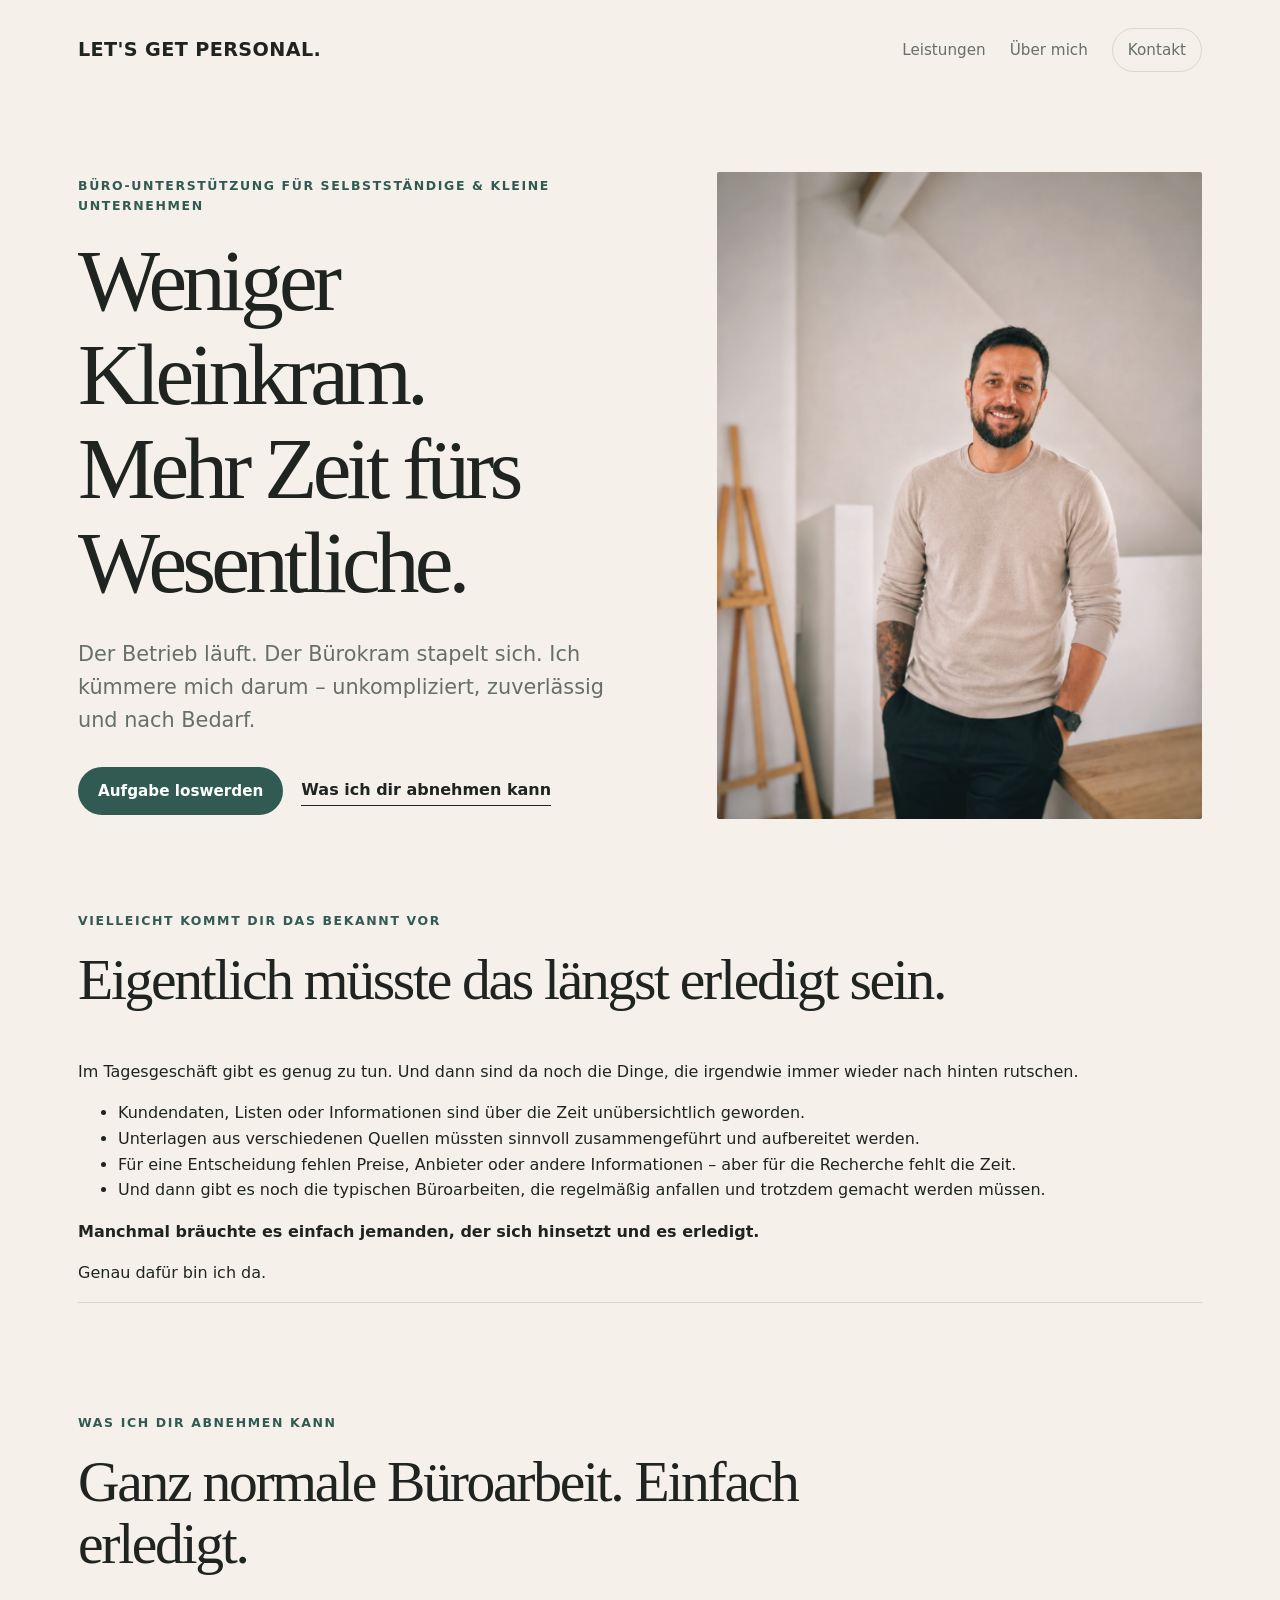
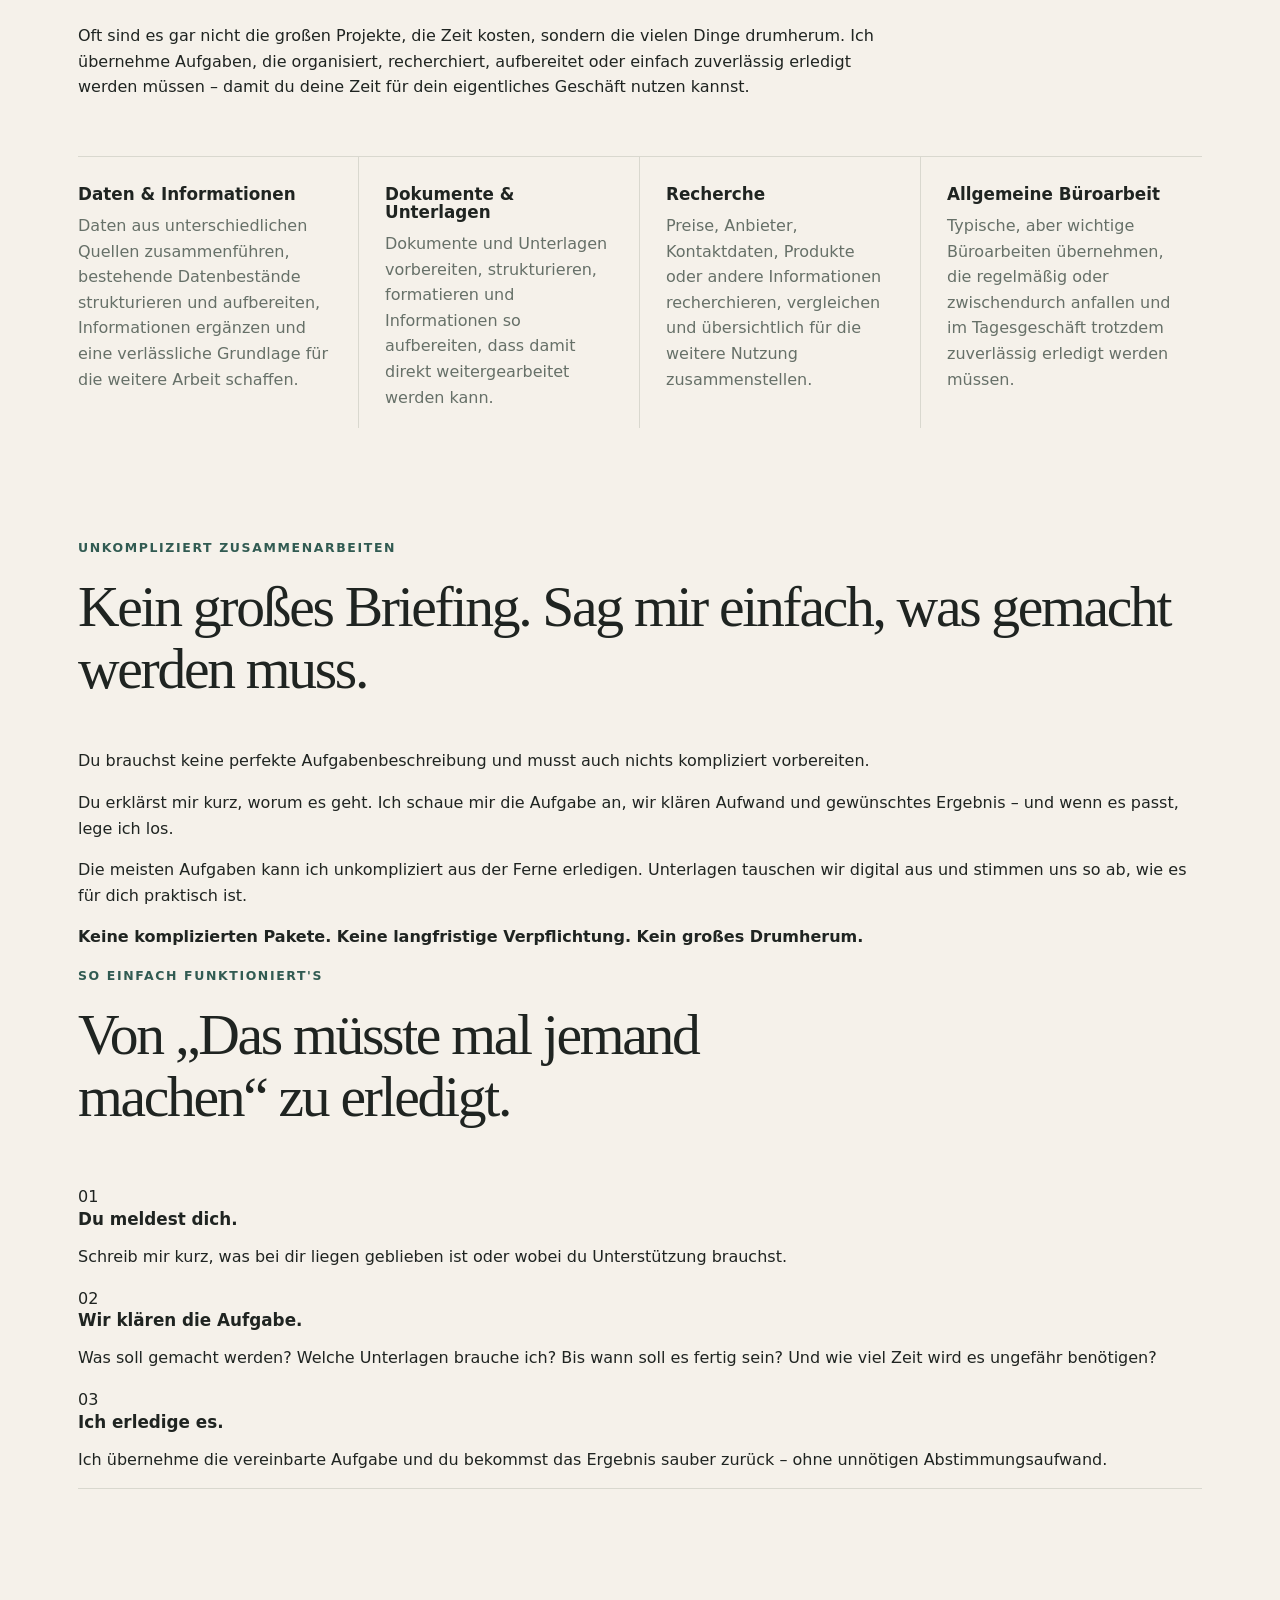
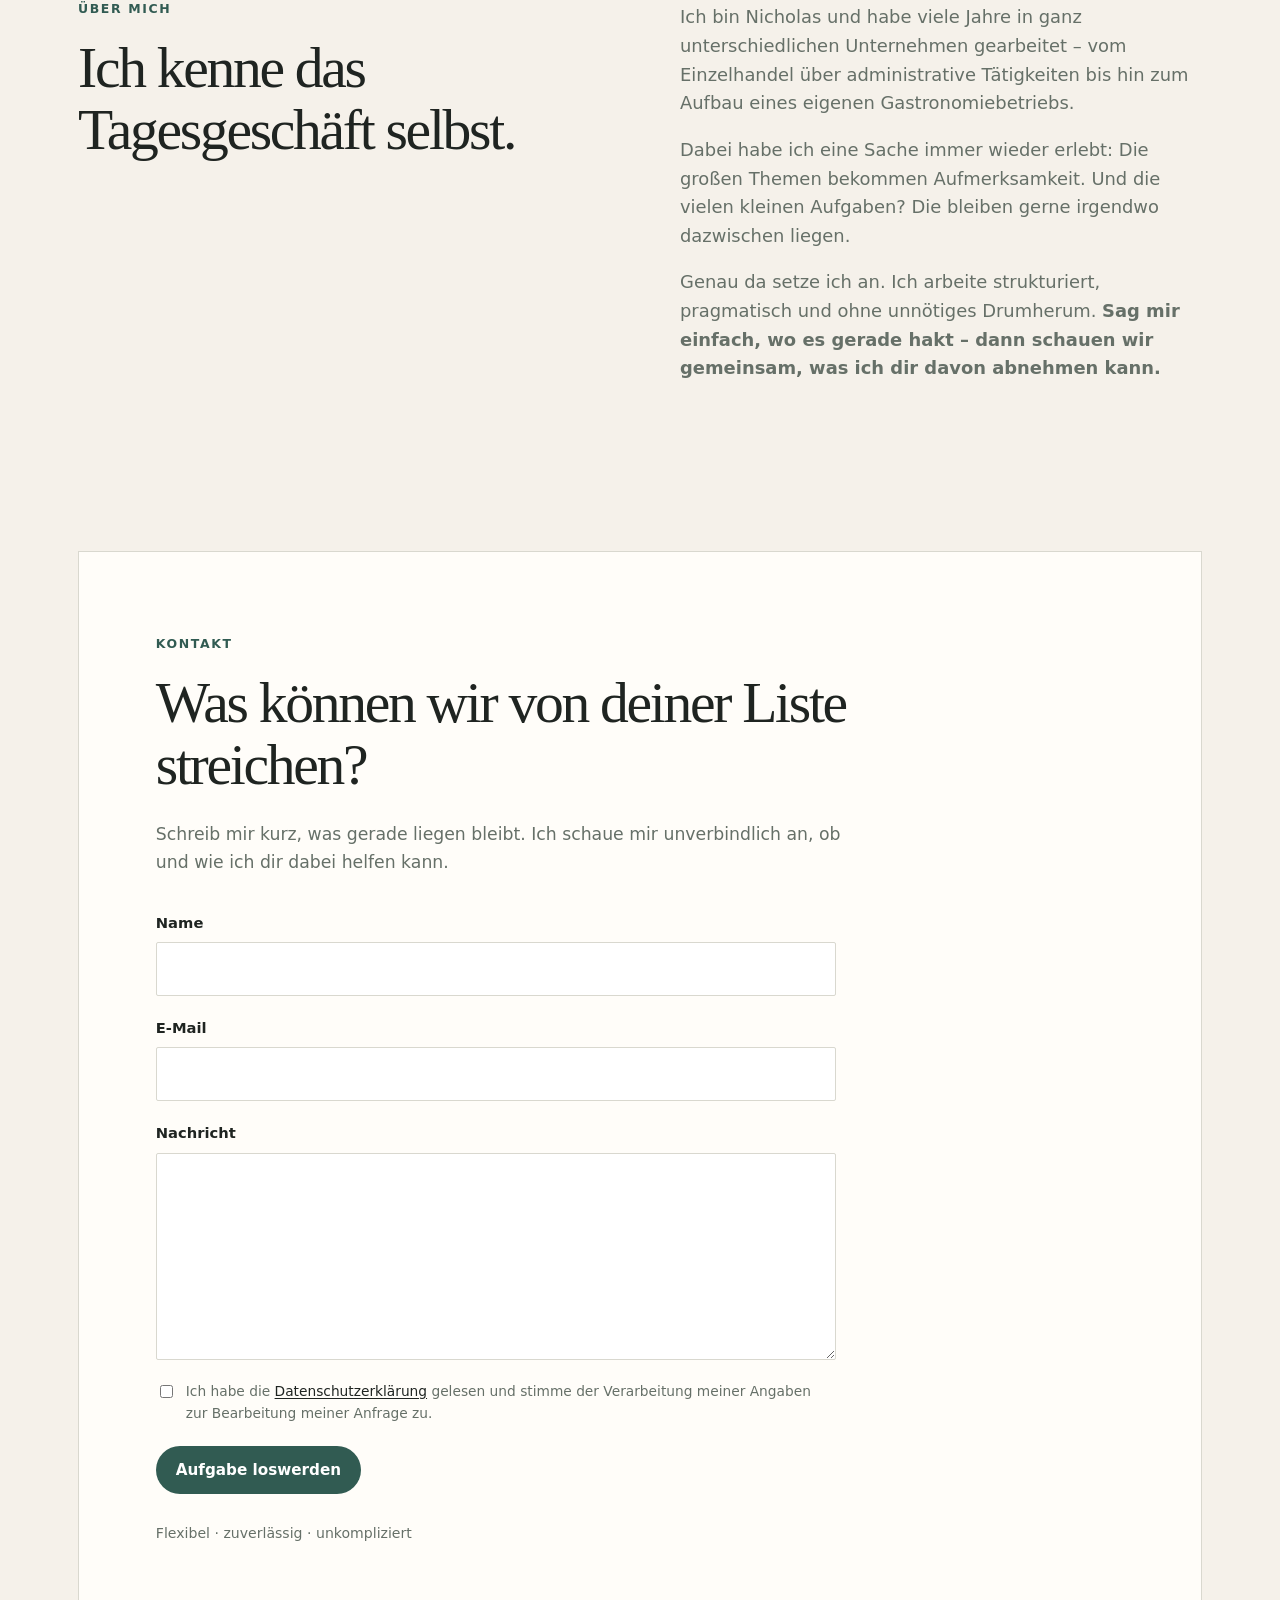
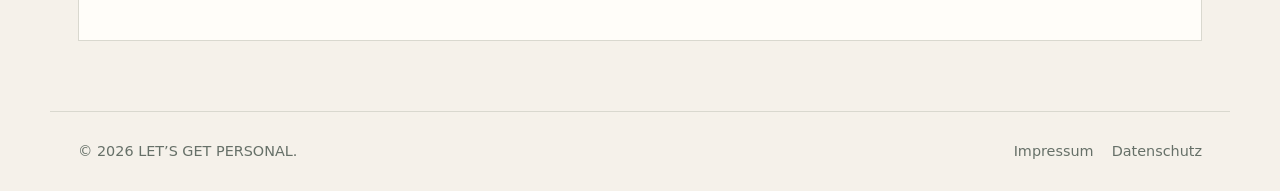
<file: index.html>
<!doctype html>
<html lang="de">
<head>
  <meta charset="utf-8">
  <meta name="viewport" content="width=device-width, initial-scale=1">
  <title>LET'S GET PERSONAL. | Flexible Büro-Unterstützung</title>
  <meta name="description" content="Flexible Büro-Unterstützung für Selbstständige und kleine Unternehmen: Listen und Daten, Dokumente, Recherche und allgemeine Büroarbeit – unkompliziert und zuverlässig.">
  <meta name="theme-color" content="#f5f1ea">
  <meta property="og:title" content="LET'S GET PERSONAL.">
  <meta property="og:description" content="Der Betrieb läuft. Der Bürokram stapelt sich. Ich kümmere mich darum – unkompliziert, zuverlässig und nach Bedarf.">
  <meta property="og:type" content="website">
  <link rel="stylesheet" href="styles.css?v=4">
  <style>
    .brand{font-size:1.2rem;letter-spacing:.02em}
    .contact-form{max-width:680px;margin-top:34px}.form-row{display:block}
    .form-field{display:flex;flex-direction:column;gap:8px;margin-bottom:20px}
    .form-field label{display:block;font-weight:700;font-size:.92rem}
    .form-field input,.form-field textarea{display:block;width:100%;max-width:100%;border:1px solid #d9d8cf;border-radius:2px;background:#fff;color:#1f2421;font:inherit;padding:13px 14px}
    .form-field textarea{min-height:170px;resize:vertical}
    @media(max-width:620px){.contact-form{width:100%}.form-submit{width:100%}}
  </style>
</head>
<body>
<header class="site-header">
  <a class="brand" href="#top" aria-label="Zur Startseite">LET'S GET PERSONAL.</a>
  <nav class="nav" aria-label="Hauptnavigation"><a href="#leistungen">Leistungen</a><a href="#ueber-mich">Über mich</a><a class="nav-contact" href="#kontakt">Kontakt</a></nav>
</header>
<main id="top">
<section class="hero">
  <div class="hero-copy">
    <p class="eyebrow">Büro-Unterstützung für Selbstständige &amp; kleine Unternehmen</p>
    <h1>Weniger Kleinkram.<br>Mehr Zeit fürs Wesentliche.</h1>
    <p class="intro">Der Betrieb läuft. Der Bürokram stapelt sich. Ich kümmere mich darum – unkompliziert, zuverlässig und nach Bedarf.</p>
    <div class="hero-actions"><a class="button primary" href="#kontakt">Aufgabe loswerden</a><a class="text-link" href="#leistungen">Was ich dir abnehmen kann</a></div>
  </div>
  <figure class="portrait-wrap"><img class="portrait" src="assets/nicholas-luc.jpg" alt="Nicholas Luc"></figure>
</section>

<section class="problem">
  <div><p class="eyebrow">Vielleicht kommt dir das bekannt vor</p><h2>Eigentlich müsste das längst erledigt sein.</h2></div>
  <div class="problem-copy">
    <p class="problem-lead">Im Tagesgeschäft gibt es genug zu tun. Und dann sind da noch die Dinge, die irgendwie immer wieder nach hinten rutschen.</p>
    <ul class="problem-list">
      <li>Kundendaten, Listen oder Informationen sind über die Zeit unübersichtlich geworden.</li>
      <li>Unterlagen aus verschiedenen Quellen müssten sinnvoll zusammengeführt und aufbereitet werden.</li>
      <li>Für eine Entscheidung fehlen Preise, Anbieter oder andere Informationen – aber für die Recherche fehlt die Zeit.</li>
      <li>Und dann gibt es noch die typischen Büroarbeiten, die regelmäßig anfallen und trotzdem gemacht werden müssen.</li>
    </ul>
    <p><strong>Manchmal bräuchte es einfach jemanden, der sich hinsetzt und es erledigt.</strong></p>
    <p>Genau dafür bin ich da.</p>
  </div>
</section>

<section class="services" id="leistungen">
  <div class="section-heading">
    <p class="eyebrow">Was ich dir abnehmen kann</p>
    <h2>Ganz normale Büroarbeit. Einfach erledigt.</h2>
    <p>Oft sind es gar nicht die großen Projekte, die Zeit kosten, sondern die vielen Dinge drumherum. Ich übernehme Aufgaben, die organisiert, recherchiert, aufbereitet oder einfach zuverlässig erledigt werden müssen – damit du deine Zeit für dein eigentliches Geschäft nutzen kannst.</p>
  </div>
  <div class="service-grid">
    <article><h3>Daten &amp; Informationen</h3><p>Daten aus unterschiedlichen Quellen zusammenführen, bestehende Datenbestände strukturieren und aufbereiten, Informationen ergänzen und eine verlässliche Grundlage für die weitere Arbeit schaffen.</p></article>
    <article><h3>Dokumente &amp; Unterlagen</h3><p>Dokumente und Unterlagen vorbereiten, strukturieren, formatieren und Informationen so aufbereiten, dass damit direkt weitergearbeitet werden kann.</p></article>
    <article><h3>Recherche</h3><p>Preise, Anbieter, Kontaktdaten, Produkte oder andere Informationen recherchieren, vergleichen und übersichtlich für die weitere Nutzung zusammenstellen.</p></article>
    <article><h3>Allgemeine Büroarbeit</h3><p>Typische, aber wichtige Büroarbeiten übernehmen, die regelmäßig oder zwischendurch anfallen und im Tagesgeschäft trotzdem zuverlässig erledigt werden müssen.</p></article>
  </div>
</section>

<section class="no-va">
  <div class="no-va-inner">
    <p class="eyebrow">Unkompliziert zusammenarbeiten</p>
    <h2>Kein großes Briefing. Sag mir einfach, was gemacht werden muss.</h2>
    <p>Du brauchst keine perfekte Aufgabenbeschreibung und musst auch nichts kompliziert vorbereiten.</p>
    <p>Du erklärst mir kurz, worum es geht. Ich schaue mir die Aufgabe an, wir klären Aufwand und gewünschtes Ergebnis – und wenn es passt, lege ich los.</p>
    <p>Die meisten Aufgaben kann ich unkompliziert aus der Ferne erledigen. Unterlagen tauschen wir digital aus und stimmen uns so ab, wie es für dich praktisch ist.</p>
    <p><strong>Keine komplizierten Pakete. Keine langfristige Verpflichtung. Kein großes Drumherum.</strong></p>
  </div>
</section>

<section class="how-it-works">
  <div class="section-heading"><p class="eyebrow">So einfach funktioniert's</p><h2>Von „Das müsste mal jemand machen“ zu erledigt.</h2></div>
  <div class="steps">
    <article class="step"><span class="step-number">01</span><h3>Du meldest dich.</h3><p>Schreib mir kurz, was bei dir liegen geblieben ist oder wobei du Unterstützung brauchst.</p></article>
    <article class="step"><span class="step-number">02</span><h3>Wir klären die Aufgabe.</h3><p>Was soll gemacht werden? Welche Unterlagen brauche ich? Bis wann soll es fertig sein? Und wie viel Zeit wird es ungefähr benötigen?</p></article>
    <article class="step"><span class="step-number">03</span><h3>Ich erledige es.</h3><p>Ich übernehme die vereinbarte Aufgabe und du bekommst das Ergebnis sauber zurück – ohne unnötigen Abstimmungsaufwand.</p></article>
  </div>
</section>

<section class="about" id="ueber-mich">
  <div><p class="eyebrow">Über mich</p><h2>Ich kenne das Tagesgeschäft selbst.</h2></div>
  <div class="about-copy">
    <p>Ich bin Nicholas und habe viele Jahre in ganz unterschiedlichen Unternehmen gearbeitet – vom Einzelhandel über administrative Tätigkeiten bis hin zum Aufbau eines eigenen Gastronomiebetriebs.</p>
    <p>Dabei habe ich eine Sache immer wieder erlebt: Die großen Themen bekommen Aufmerksamkeit. Und die vielen kleinen Aufgaben? Die bleiben gerne irgendwo dazwischen liegen.</p>
    <p>Genau da setze ich an. Ich arbeite strukturiert, pragmatisch und ohne unnötiges Drumherum. <strong>Sag mir einfach, wo es gerade hakt – dann schauen wir gemeinsam, was ich dir davon abnehmen kann.</strong></p>
  </div>
</section>

<section class="contact" id="kontakt">
  <p class="eyebrow">Kontakt</p><h2>Was können wir von deiner Liste streichen?</h2>
  <p>Schreib mir kurz, was gerade liegen bleibt. Ich schaue mir unverbindlich an, ob und wie ich dir dabei helfen kann.</p>
  <form class="contact-form" action="https://formspree.io/f/xwlkbzqd" method="POST">
    <div class="form-row">
      <div class="form-field"><label for="name">Name</label><input id="name" name="name" type="text" autocomplete="name" required></div>
      <div class="form-field"><label for="email">E-Mail</label><input id="email" name="email" type="email" autocomplete="email" required></div>
    </div>
    <div class="form-field"><label for="message">Nachricht</label><textarea id="message" name="message" rows="7" required></textarea></div>
    <label class="form-consent"><input type="checkbox" name="datenschutz_bestaetigt" value="ja" required><span>Ich habe die <a href="datenschutz.html">Datenschutzerklärung</a> gelesen und stimme der Verarbeitung meiner Angaben zur Bearbeitung meiner Anfrage zu.</span></label>
    <button class="button primary form-submit" type="submit">Aufgabe loswerden</button>
  </form>
  <p class="small">Flexibel · zuverlässig · unkompliziert</p>
</section>
</main>
<footer><span>© <span id="year"></span> LET’S GET PERSONAL.</span><div><a href="impressum.html">Impressum</a><a href="datenschutz.html">Datenschutz</a></div></footer>
<script>document.getElementById('year').textContent=new Date().getFullYear();</script>
</body>
</html>
</file>
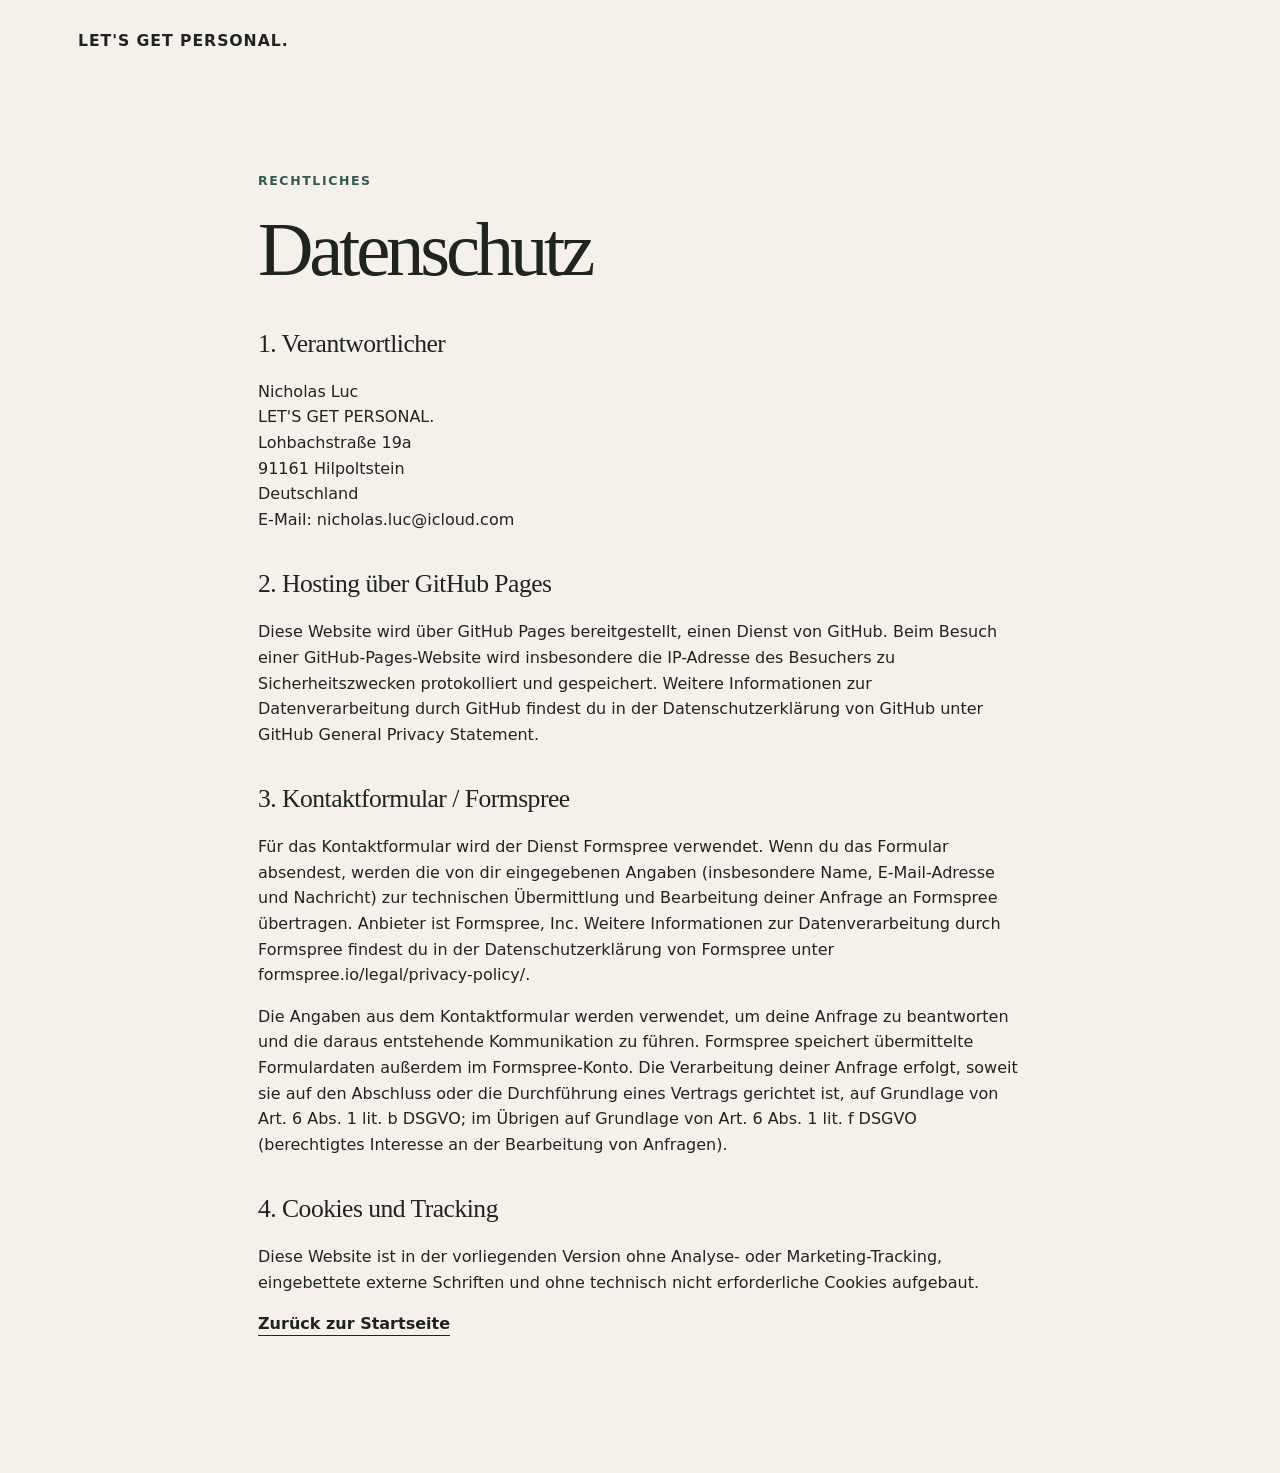
<file: datenschutz.html>
<!doctype html>
<html lang="de">
<head>
  <meta charset="utf-8">
  <meta name="viewport" content="width=device-width, initial-scale=1">
  <title>Datenschutz | LET'S GET PERSONAL.</title>
  <link rel="stylesheet" href="styles.css">
</head>
<body>
  <header class="site-header">
    <a class="brand" href="index.html">LET'S GET PERSONAL.</a>
  </header>
  <main class="legal">
    <p class="eyebrow">Rechtliches</p>
    <h1>Datenschutz</h1>
    <h2>1. Verantwortlicher</h2>
    <p>
      Nicholas Luc<br>
      LET'S GET PERSONAL.<br>
      Lohbachstraße 19a<br>
      91161 Hilpoltstein<br>
      Deutschland<br>
      E-Mail: <a href="mailto:nicholas.luc@icloud.com">nicholas.luc@icloud.com</a>
    </p>

    <h2>2. Hosting über GitHub Pages</h2>
    <p>
      Diese Website wird über GitHub Pages bereitgestellt, einen Dienst von GitHub.
      Beim Besuch einer GitHub-Pages-Website wird insbesondere die IP-Adresse des Besuchers
      zu Sicherheitszwecken protokolliert und gespeichert. Weitere Informationen zur
      Datenverarbeitung durch GitHub findest du in der Datenschutzerklärung von GitHub unter
      <a href="https://docs.github.com/de/site-policy/privacy-policies/github-general-privacy-statement" rel="noopener noreferrer">GitHub General Privacy Statement</a>.
    </p>

    <h2>3. Kontaktformular / Formspree</h2>
    <p>
      Für das Kontaktformular wird der Dienst Formspree verwendet. Wenn du das Formular
      absendest, werden die von dir eingegebenen Angaben (insbesondere Name, E-Mail-Adresse
      und Nachricht) zur technischen Übermittlung und Bearbeitung deiner Anfrage an Formspree
      übertragen. Anbieter ist Formspree, Inc. Weitere Informationen zur Datenverarbeitung
      durch Formspree findest du in der Datenschutzerklärung von Formspree unter
      <a href="https://formspree.io/legal/privacy-policy/" rel="noopener noreferrer">formspree.io/legal/privacy-policy/</a>.
    </p>
    <p>
      Die Angaben aus dem Kontaktformular werden verwendet, um deine Anfrage zu beantworten
      und die daraus entstehende Kommunikation zu führen. Formspree speichert übermittelte
      Formulardaten außerdem im Formspree-Konto. Die Verarbeitung deiner Anfrage erfolgt,
      soweit sie auf den Abschluss oder die Durchführung eines Vertrags gerichtet ist, auf
      Grundlage von Art. 6 Abs. 1 lit. b DSGVO; im Übrigen auf Grundlage von Art. 6 Abs. 1
      lit. f DSGVO (berechtigtes Interesse an der Bearbeitung von Anfragen).
    </p>

    <h2>4. Cookies und Tracking</h2>
    <p>
      Diese Website ist in der vorliegenden Version ohne Analyse- oder Marketing-Tracking,
      eingebettete externe Schriften und ohne technisch nicht erforderliche Cookies aufgebaut.
    </p>

    <p><a class="text-link" href="index.html">Zurück zur Startseite</a></p>
  </main>
</body>
</html>
</file>
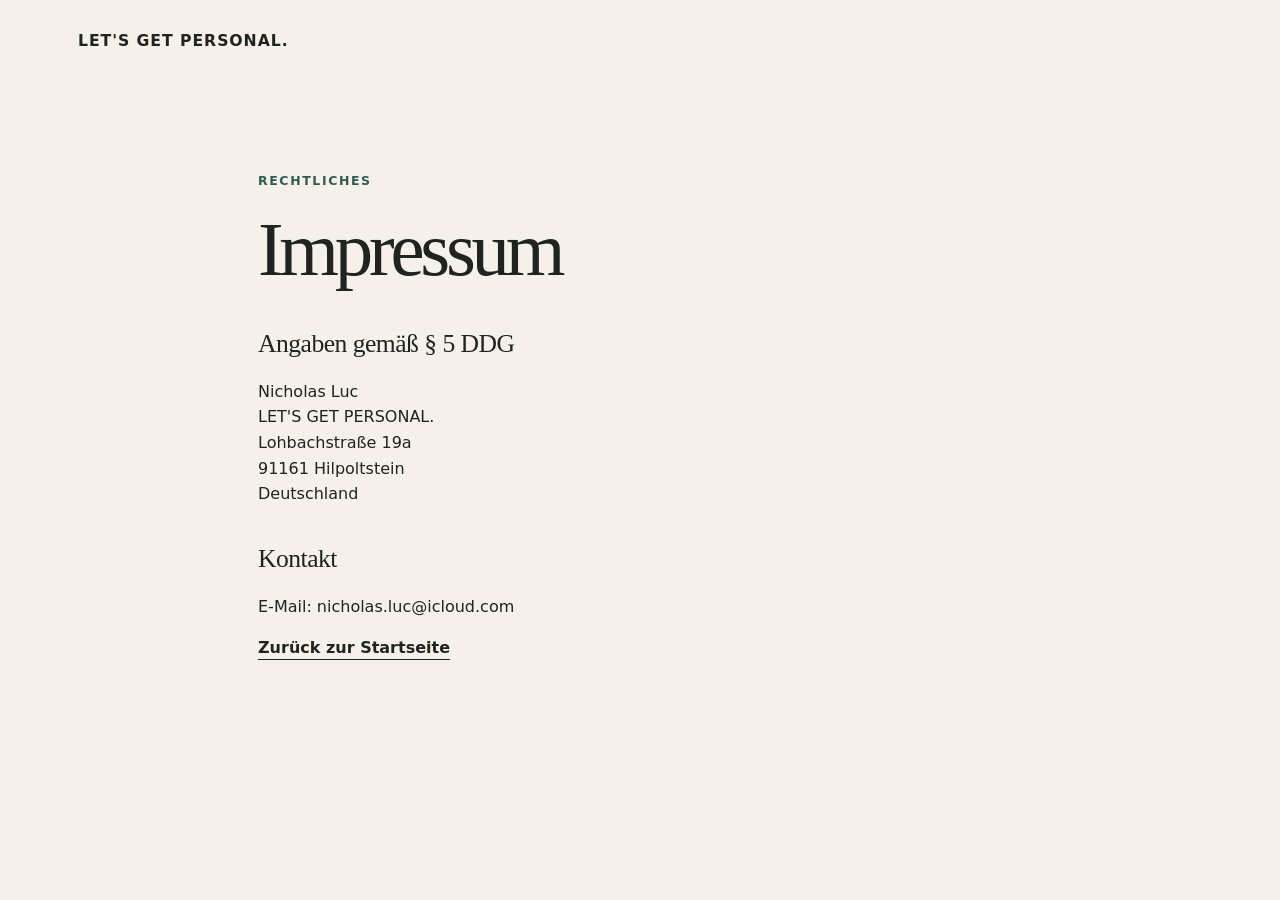
<file: impressum.html>
<!doctype html>
<html lang="de">
<head>
  <meta charset="utf-8">
  <meta name="viewport" content="width=device-width, initial-scale=1">
  <title>Impressum | LET'S GET PERSONAL.</title>
  <link rel="stylesheet" href="styles.css">
</head>
<body>
  <header class="site-header">
    <a class="brand" href="index.html">LET'S GET PERSONAL.</a>
  </header>
  <main class="legal">
    <p class="eyebrow">Rechtliches</p>
    <h1>Impressum</h1>
    <h2>Angaben gemäß § 5 DDG</h2>
    <p>
      Nicholas Luc<br>
      LET'S GET PERSONAL.<br>
      Lohbachstraße 19a<br>
      91161 Hilpoltstein<br>
      Deutschland
    </p>
    <h2>Kontakt</h2>
    <p>
      E-Mail: <a href="mailto:nicholas.luc@icloud.com">nicholas.luc@icloud.com</a>
    </p>
    <p><a class="text-link" href="index.html">Zurück zur Startseite</a></p>
  </main>
</body>
</html>
</file>
<file: styles.css>
:root{
  --bg:#f5f1ea;
  --paper:#fffdf9;
  --text:#1f2421;
  --muted:#667068;
  --line:#d9d8cf;
  --accent:#315b52;
  --accent-dark:#23483f;
  --max:1180px;
}
*{box-sizing:border-box}
html{scroll-behavior:smooth}
body{
  margin:0;
  background:var(--bg);
  color:var(--text);
  font-family:Inter, ui-sans-serif, system-ui, -apple-system, BlinkMacSystemFont, "Segoe UI", sans-serif;
  line-height:1.6;
}
a{color:inherit;text-decoration:none}
.site-header{
  max-width:var(--max);
  margin:0 auto;
  padding:28px 28px;
  display:flex;
  align-items:center;
  justify-content:space-between;
  gap:24px;
}
.brand{
  font-size:.98rem;
  font-weight:800;
  letter-spacing:.06em;
}
.nav{display:flex;align-items:center;gap:24px;font-size:.95rem}
.nav a{color:var(--muted)}
.nav a:hover{color:var(--text)}
.nav-contact{
  border:1px solid var(--line);
  border-radius:999px;
  padding:9px 15px;
}
main{max-width:var(--max);margin:0 auto;padding:0 28px}
.hero{
  min-height:78vh;
  padding:72px 0 92px;
  display:grid;
  grid-template-columns:1.08fr .92fr;
  align-items:center;
  gap:70px;
}
.eyebrow{
  margin:0 0 18px;
  font-size:.78rem;
  font-weight:800;
  letter-spacing:.13em;
  text-transform:uppercase;
  color:var(--accent);
}
h1,h2,h3{margin-top:0;line-height:1.08}
h1{
  margin-bottom:28px;
  font-family:Georgia, "Times New Roman", serif;
  font-size:clamp(3rem, 6.8vw, 6.2rem);
  font-weight:500;
  letter-spacing:-.055em;
}
h2{
  font-family:Georgia, "Times New Roman", serif;
  font-size:clamp(2.1rem,4.5vw,4.4rem);
  font-weight:500;
  letter-spacing:-.04em;
}
h3{font-size:1.05rem;margin-bottom:10px}
.intro{
  max-width:650px;
  margin:0 0 30px;
  font-size:clamp(1.08rem,1.7vw,1.3rem);
  color:var(--muted);
}
.hero-actions,.contact-links{display:flex;align-items:center;gap:18px;flex-wrap:wrap}
.button{
  display:inline-flex;
  align-items:center;
  justify-content:center;
  min-height:48px;
  padding:0 20px;
  border-radius:999px;
  font-weight:700;
  font-size:.95rem;
  transition:.2s ease;
}
.primary{background:var(--accent);color:white}
.primary:hover{background:var(--accent-dark);transform:translateY(-1px)}
.secondary{border:1px solid var(--line);background:transparent}
.secondary:hover{background:var(--paper)}
.text-link{
  font-weight:700;
  border-bottom:1px solid var(--text);
  padding-bottom:2px;
}
.portrait-wrap{
  margin:0;
  min-height:610px;
  overflow:hidden;
  border-radius:2px;
  background:#ddd6ca;
}
.portrait{
  display:block;
  width:100%;
  height:100%;
  min-height:610px;
  object-fit:cover;
  object-position:center 38%;
}
.services{
  padding:110px 0;
  border-top:1px solid var(--line);
}
.section-heading{max-width:820px;margin-bottom:56px}
.service-grid{
  display:grid;
  grid-template-columns:repeat(4,1fr);
  border-top:1px solid var(--line);
}
.service-grid article{
  padding:28px 26px 18px 0;
  border-right:1px solid var(--line);
}
.service-grid article:not(:first-child){padding-left:26px}
.service-grid article:last-child{border-right:none}
.service-grid p{margin:0;color:var(--muted)}
.about{
  padding:110px 0;
  border-top:1px solid var(--line);
  display:grid;
  grid-template-columns:1fr 1fr;
  gap:80px;
}
.about-copy{
  font-size:1.12rem;
  color:var(--muted);
}
.about-copy p:first-child{margin-top:4px}
.contact{
  margin:40px 0 70px;
  padding:82px 6vw;
  background:var(--paper);
  border:1px solid var(--line);
}
.contact h2{max-width:900px;margin-bottom:25px}
.contact>p:not(.eyebrow):not(.small){
  max-width:720px;
  margin-bottom:30px;
  color:var(--muted);
  font-size:1.08rem;
}

.contact-form{
  width:100%;
  max-width:680px;
  margin-top:34px;
}
.form-field{
  display:flex;
  flex-direction:column;
  gap:8px;
  margin-bottom:20px;
}
.form-field label{
  font-weight:700;
  font-size:.92rem;
}
.form-field input,
.form-field textarea{
  width:100%;
  border:1px solid var(--line);
  border-radius:2px;
  background:#fff;
  color:var(--text);
  font:inherit;
  padding:13px 14px;
  outline:none;
  transition:border-color .2s ease, box-shadow .2s ease;
}
.form-field textarea{resize:vertical;min-height:150px}
.form-field input:focus,
.form-field textarea:focus{
  border-color:var(--accent);
  box-shadow:0 0 0 3px rgba(49,91,82,.1);
}
.form-consent{
  display:flex;
  align-items:flex-start;
  gap:10px;
  max-width:700px;
  margin:4px 0 22px;
  color:var(--muted);
  font-size:.86rem;
}
.form-consent input{margin-top:5px}
.form-consent a{
  color:var(--text);
  text-decoration:underline;
  text-underline-offset:2px;
}
.form-submit{
  border:0;
  cursor:pointer;
  font-family:inherit;
}

.small{margin-top:28px;color:var(--muted);font-size:.88rem}
footer{
  max-width:var(--max);
  margin:0 auto;
  padding:28px;
  border-top:1px solid var(--line);
  display:flex;
  justify-content:space-between;
  gap:20px;
  color:var(--muted);
  font-size:.9rem;
}
footer div{display:flex;gap:18px}
footer a:hover{color:var(--text)}
.legal{
  max-width:820px;
  margin:0 auto;
  padding:90px 28px 120px;
}
.legal h1{font-size:clamp(2.8rem,6vw,5rem)}
.legal h2{font-size:1.6rem;margin-top:38px;letter-spacing:-.02em}
.legal .notice{
  background:#fff8df;
  border:1px solid #e8d89f;
  padding:18px 20px;
  margin:28px 0;
}
@media (max-width:900px){
  .hero{grid-template-columns:1fr;gap:42px;padding-top:42px}
  .portrait-wrap,.portrait{min-height:520px}
  .service-grid{grid-template-columns:1fr 1fr}
  .service-grid article{border-bottom:1px solid var(--line)}
  .service-grid article:nth-child(2){border-right:none}
  .about{grid-template-columns:1fr;gap:22px}
}
@media (max-width:620px){
  .site-header{padding:22px 18px}
  .nav a:not(.nav-contact){display:none}
  main{padding:0 18px}
  .hero{min-height:auto;padding:38px 0 72px}
  h1{font-size:clamp(3rem,14vw,4.7rem)}
  .portrait-wrap,.portrait{min-height:470px}
  .services,.about{padding:78px 0}
  .service-grid{grid-template-columns:1fr}
  .service-grid article,
  .service-grid article:not(:first-child){
    padding:24px 0;
    border-right:none;
  }
  .contact{padding:56px 20px;margin-bottom:40px}
  .contact-form{max-width:none}
  .form-field input,
  .form-field textarea{font-size:16px}
  .form-consent{gap:9px;font-size:.82rem}
  .form-consent input{flex:0 0 auto}
  .form-submit{width:100%}
  footer{padding:24px 18px;flex-direction:column}
}
</file>
